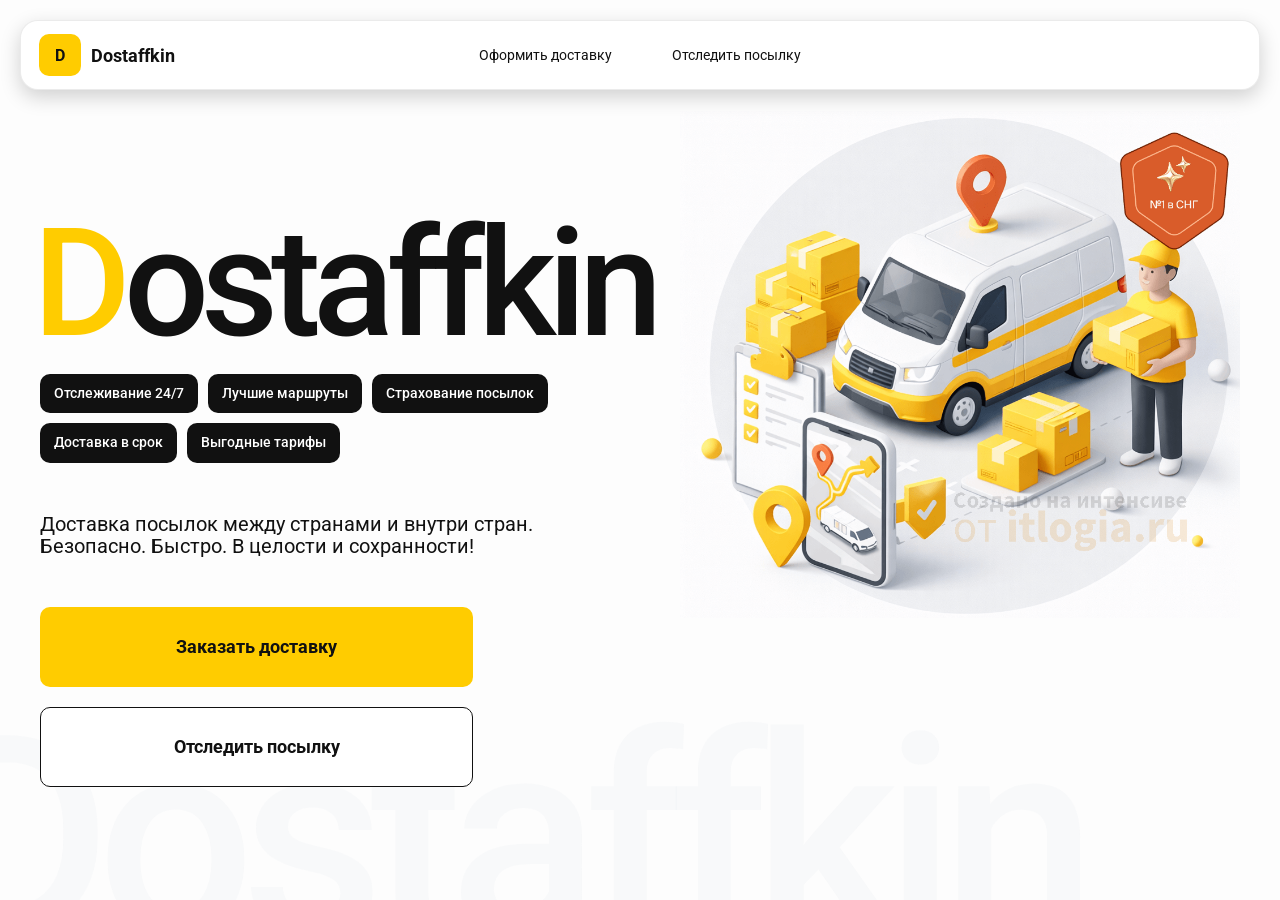
<file: index.html>
<!doctype html>
<html lang="ru">

<head>
    <meta charset="utf-8" />
    <meta name="viewport" content="width=device-width,initial-scale=1,maximum-scale=1,user-scalable=0" />
    <title>Dostaffkin — Доставка посылок между странами и внутри стран. Безопасно. Быстро. В целости и сохранности!
    </title>
    <link href="styles/base.css" rel="stylesheet" />
    <link href="styles/base_adaptive.css" rel="stylesheet" />
    <link href="styles/index.css" rel="stylesheet" />
    <link href="styles/index_adaptive.css" rel="stylesheet" />
</head>

<body>
    <div class="container">
        <header class="header">
            <a class="header-brand" href="#">
                <div class="header-logo">D</div>
                <div class="header-title">Dostaffkin</div>
            </a>
            <nav class="header-menu">
                <a class="header-link" href="./order.html">Оформить <span>доставку</span></a>
                <a class="header-link" href="./track.html">Отследить <span>посылку</span></a>
            </nav>
        </header>
        <main class="main">
            <section class="main-info">
                <div class="main-title">
                    <span>D</span>ostaffkin
                </div>
                <div class="main-features">
                    <div class="main-feature">Отслеживание 24/7</div>
                    <div class="main-feature">Лучшие маршруты</div>
                    <div class="main-feature">Страхование посылок</div>
                    <div class="main-feature">Доставка в срок</div>
                    <div class="main-feature">Выгодные тарифы</div>
                </div>
                <div class="main-description">
                    Доставка посылок между странами и внутри стран.
                    Безопасно. Быстро. В целости и сохранности!
                </div>
                <div class="main-actions">
                    <a class="button" type="button" href="./order.html">Заказать доставку</a>
                    <a class="button button-white" type="button" href="./track.html">Отследить посылку</a>
                </div>
            </section>
            <div class="main-title-ghost">Dostaffkin</div>
            <section class="main-image">
                <img src="images/main-image.png" alt="Main image" />
            </section>
        </main>











    </div>
</body>

</html>
</file>
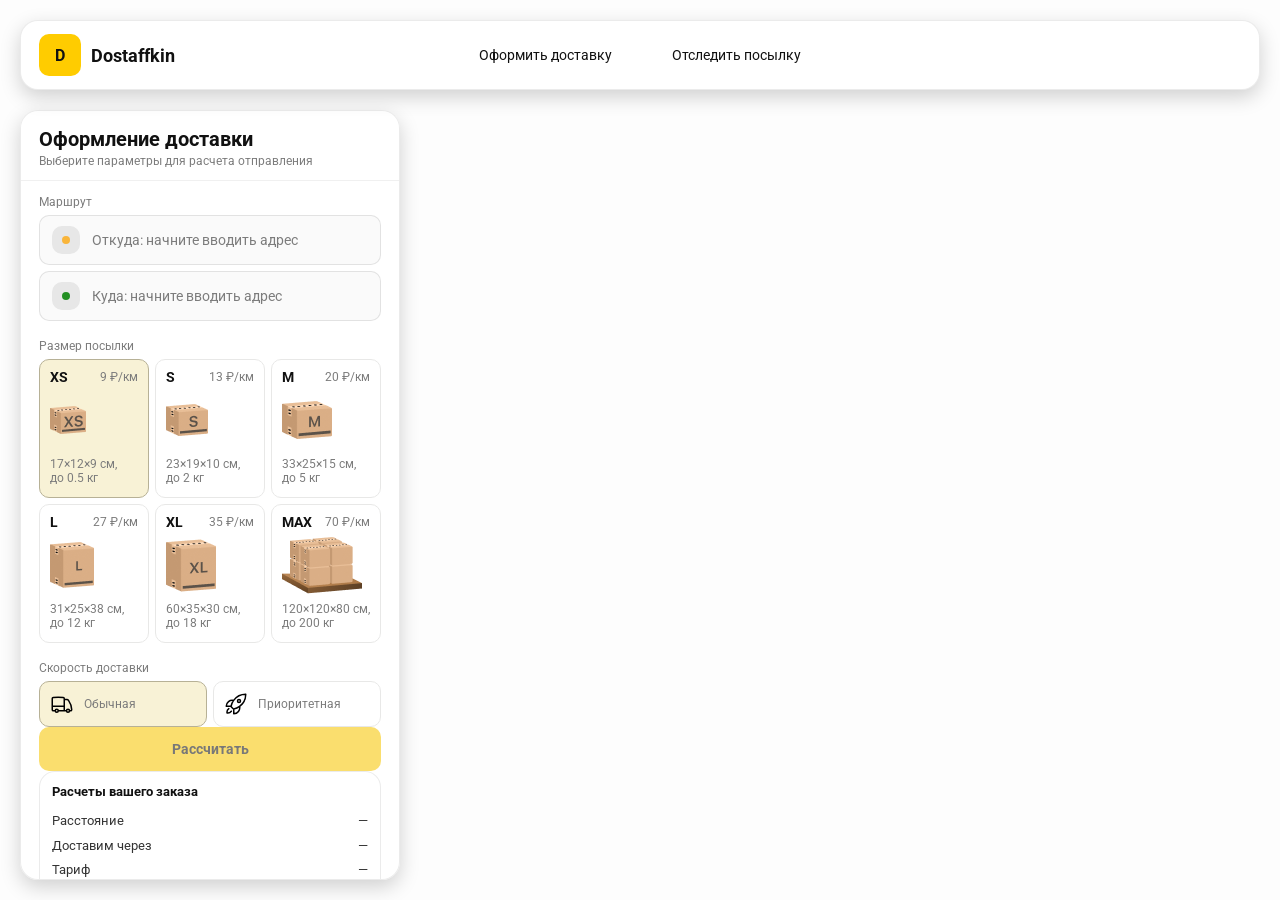
<file: order.html>
<!doctype html>
<html lang="ru">

<head>
    <meta charset="utf-8" />
    <meta name="viewport" content="width=device-width,initial-scale=1,maximum-scale=1,user-scalable=0" />
    <title>Оформление доставки</title>

    <link rel="stylesheet" href="styles/base.css" />
    <link rel="stylesheet" href="styles/base_adaptive.css" />

    <link rel="stylesheet" href="styles/order.css" />
    <link rel="stylesheet" href="styles/order_adaptive.css" />

    <script src="https://api-maps.yandex.ru/2.1/?lang=ru_RU&apikey=3fbc835f-76f0-4971-b9f4-0bb2856e6db8&suggest_apikey=59afa21a-0846-488a-b51a-b636f51b0dd3" type="text/javascript"></script>
</head>

<body>
    <div id="map"></div>

    <header class="header">
        <a class="header-brand" href="#">
            <div class="header-logo">D</div>
            <div class="header-title">Dostaffkin</div>
        </a>
        <nav class="header-menu">
            <a class="header-link" href="./order.html">Оформить <span>доставку</span></a>
            <a class="header-link" href="./track.html">Отследить <span>посылку</span></a>
        </nav>
    </header>

    <aside class="main" id="sidebar">
        <div class="main-header">
            <div class="main-title">Оформление доставки</div>
            <div class="main-text">Выберите параметры для расчета отправления</div>
        </div>

        <div class="main-content">
            <div class="main-route">
                <div class="main-block-title">Маршрут</div>
                <div class="main-fields">
                    <div class="main-field" id="fromField">
                        <div class="main-pin"></div>
                        <input id="from" placeholder="Откуда: начните вводить адрес" autocomplete="off" />
                        <div class="main-ac" id="fromAc" role="listbox" aria-label="Подсказки адресов"></div>
                    </div>

                    <div class="main-field" id="toField">
                        <div class="main-pin"></div>
                        <input id="to" placeholder="Куда: начните вводить адрес" autocomplete="off" />
                        <div class="main-ac" id="toAc" role="listbox" aria-label="Подсказки адресов"></div>
                    </div>
                </div>
            </div>
            <div class="main-package">
                <div class="main-block-title">Размер посылки</div>

                <div class="main-sizes">
                    <div class="main-size-card is-active" data-value="xs">
                        <div class="main-size-top">
                            <div class="main-size-label">XS</div>
                            <div class="main-size-rate">9 ₽/км</div>
                        </div>
                        <div class="main-size-media">
                            <img src="images/sizes/xs.png" alt="Короб XS" />
                        </div>
                        <div class="main-size-description">17×12×9 см,<br>до 0.5 кг</div>
                    </div>

                    <div class="main-size-card" data-value="s">
                        <div class="main-size-top">
                            <div class="main-size-label">S</div>
                            <div class="main-size-rate">13 ₽/км</div>
                        </div>
                        <div class="main-size-media">
                            <img src="images/sizes/s.png" alt="Короб S" />
                        </div>
                        <div class="main-size-description">23×19×10 см,<br>до 2 кг</div>
                    </div>

                    <div class="main-size-card" data-value="m">
                        <div class="main-size-top">
                            <div class="main-size-label">M</div>
                            <div class="main-size-rate">20 ₽/км</div>
                        </div>
                        <div class="main-size-media">
                            <img src="images/sizes/m.png" alt="Короб M" />
                        </div>
                        <div class="main-size-description">33×25×15 см,<br>до 5 кг</div>
                    </div>

                    <div class="main-size-card" data-value="l">
                        <div class="main-size-top">
                            <div class="main-size-label">L</div>
                            <div class="main-size-rate">27 ₽/км</div>
                        </div>
                        <div class="main-size-media">
                            <img src="images/sizes/l.png" alt="Короб L" />
                        </div>
                        <div class="main-size-description">31×25×38 см,<br>до 12 кг</div>
                    </div>

                    <div class="main-size-card" data-value="xl">
                        <div class="main-size-top">
                            <div class="main-size-label">XL</div>
                            <div class="main-size-rate">35 ₽/км</div>
                        </div>
                        <div class="main-size-media">
                            <img src="images/sizes/xl.png" alt="Короб XL" />
                        </div>
                        <div class="main-size-description">60×35×30 см,<br>до 18 кг</div>
                    </div>

                    <div class="main-size-card" data-value="max">
                        <div class="main-size-top">
                            <div class="main-size-label">MAX</div>
                            <div class="main-size-rate">70 ₽/км</div>
                        </div>
                        <div class="main-size-media main-size-media-palleta">
                            <img src="images/sizes/max.png" alt="Паллета" />
                        </div>
                        <div class="main-size-description">120×120×80 см,<br>до 200 кг</div>
                    </div>
                </div>
            </div>
            <div class="main-speed">
                <div class="main-block-title">Скорость доставки</div>

                <div class="main-speeds">
                    <div class="main-speed-card is-active" data-value="regular">
                        <img class="main-speed-media" src="images/icons/regular.svg" alt="Regular" />
                        <div class="main-speed-description">Обычная</div>
                    </div>
                    <div class="main-speed-card" data-value="fast">
                        <img class="main-speed-media" src="images/icons/fast.svg" alt="Fast" />
                        <div class="main-speed-description">Приоритетная</div>
                    </div>
                </div>
                <div class="main-calculate-block">
                    <button id="calc" class="button calculate-button" type="button" disabled>Рассчитать</button>
                </div>
                <div class="main-result" id="result">
                    <div class="main-result-title">Расчеты вашего заказа</div>
                    <div class="main-result-lines">
                        <div class="main-result-line"><span>Расстояние</span><span id="distanceValue">—</span>
                        </div>
                        <div class="main-result-line"><span>Доставим через</span><span id="durationValue">—</span></div>
                        <div class="main-result-line"><span>Тариф</span><span id="rateValue">—</span></div>
                    </div>
                    <div class="main-price">
                        <div class="main-price-label">Итого</div>
                        <div class="main-price-value" id="totalValue">—</div>
                    </div>
                </div>
                <div class="main-order-box">
                    <div class="main-order-form" id="orderForm">
                        <div class="main-order-title">Оформление доставки</div>
                        <div class="main-block-info-row">
                            <div class="main-block-title">Контакты</div>
                            <div class="order-fields">
                                <div class="main-field">
                                    <input id="customerName" placeholder="Ваше имя" autocomplete="off" />
                                </div>
                                <div class="main-field">
                                    <input id="customerPhone" placeholder="Ваш телефон" autocomplete="off"
                                        inputmode="tel" />
                                </div>
                            </div>
                        </div>
                        <div class="main-block-info-row extra-info">
                            <div class="main-block-title">Дополнительная информация</div>
                            <div class="main-field textarea">
                                <textarea id="comment" placeholder="Детали доставки и комментарии"></textarea>
                            </div>
                        </div>
                        <button id="submit" class="button main-submit-request" type="button" disabled>Отправить
                            заявку
                        </button>
                    </div>

                    <div class="main-order-success" id="orderSuccess">
                        <div class="main-success-icon">✓</div>
                        <div class="main-success-title">Заявка отправлена!</div>
                        <div class="main-success-title">Номер отправления – <span id="orderId"></span></div>
                        <div class="main-success-subtitle">Мы скоро свяжемся с вами</div>
                    </div>
                </div>
            </div>
    </aside>
<script src="scripts/order.js"></script>
</body>

</html>
</file>
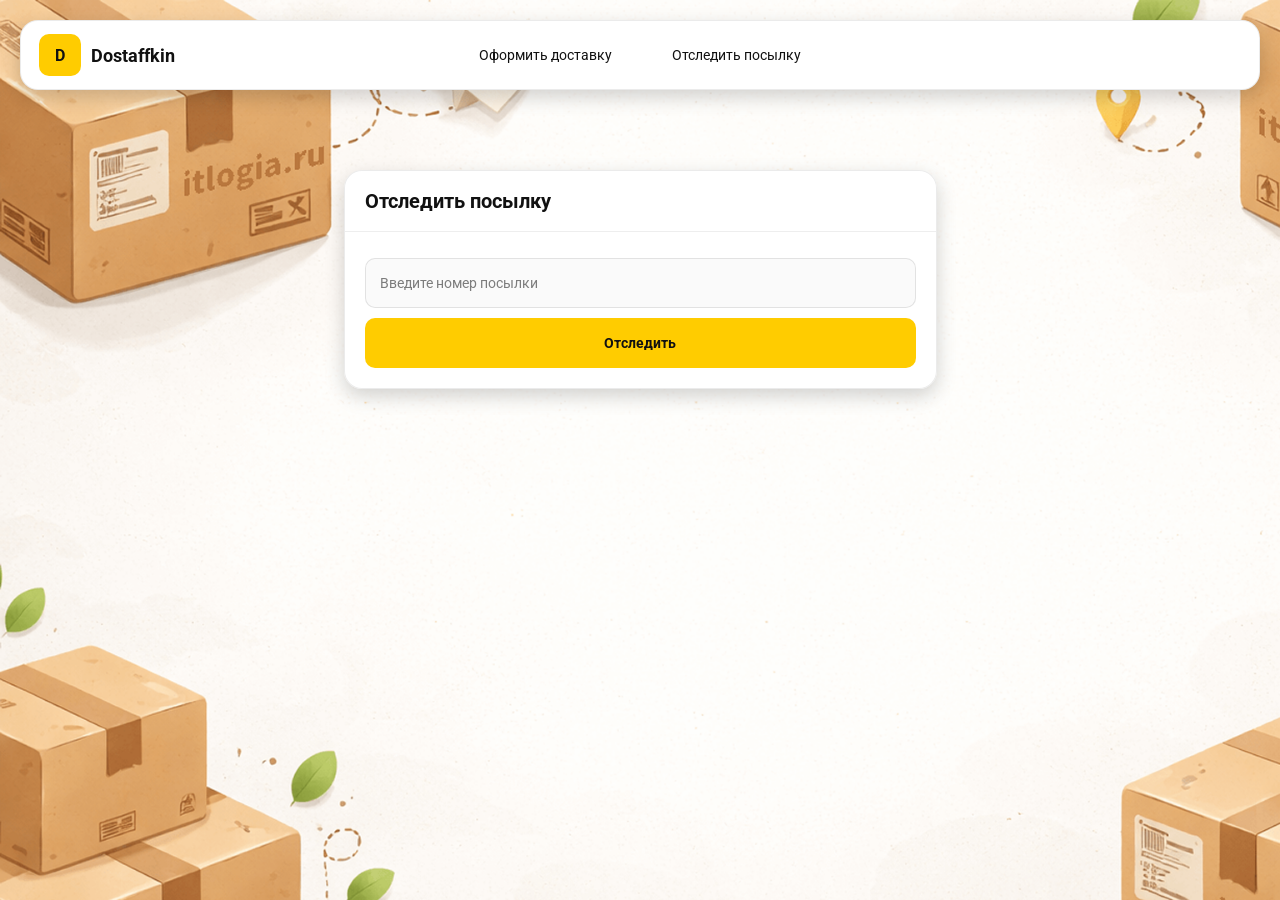
<file: track.html>
<!doctype html>
<html lang="ru">

<head>
    <meta charset="utf-8" />
    <meta name="viewport" content="width=device-width,initial-scale=1,maximum-scale=1,user-scalable=0" />
    <title>Отследить посылку</title>
    <link rel="stylesheet" href="styles/base.css" />
    <link rel="stylesheet" href="styles/base_adaptive.css" />

    <link rel="stylesheet" href="styles/track.css" />
    <link rel="stylesheet" href="styles/track_adaptive.css" />
</head>

<body>

    <div class="container">
        <header class="header">
            <a class="header-brand" href="./index.html">
                <div class="header-logo">D</div>
                <div class="header-title">Dostaffkin</div>
            </a>
            <nav class="header-menu">
                <a class="header-link" href="./order.html">Оформить <span>доставку</span></a>
                <a class="header-link" href="#">Отследить <span>посылку</span></a>
            </nav>
        </header>
        <main class="track-content">
            <section class="track-card track-search">
                <div class="track-title">Отследить посылку</div>
                <div class="track-action">
                    <div class="main-field track-field">
                        <input id="trackNumber" placeholder="Введите номер посылки" autocomplete="off" />
                    </div>
                    <button id="trackButton" class="button track-button" type="button">Отследить</button>
                </div>
            </section>
            <section class="track-card track-result" id="trackResult">
                <div class="track-result-header">
                    <div class="track-id" id="trackIdValue"></div>
                    <div class="track-routes">
                        <div class="track-route">
                            <div class="track-route-pin">
                                <svg xmlns="http://www.w3.org/2000/svg" fill="none" viewBox="0 0 24 24"
                                    stroke-width="1.5" stroke="orange" class="size-6">
                                    <path stroke-linecap="round" stroke-linejoin="round"
                                        d="M15 10.5a3 3 0 1 1-6 0 3 3 0 0 1 6 0Z" />
                                    <path stroke-linecap="round" stroke-linejoin="round"
                                        d="M19.5 10.5c0 7.142-7.5 11.25-7.5 11.25S4.5 17.642 4.5 10.5a7.5 7.5 0 1 1 15 0Z" />
                                </svg>
                            </div>
                            <div class="track-route-address" id="trackFromValue">
                                Откуда: Москва, улица Арбат, 1
                            </div>
                        </div>
                        <div class="track-route track-route-arrow">
                            <svg xmlns="http://www.w3.org/2000/svg" fill="none" viewBox="0 0 24 24" stroke-width="1.5"
                                stroke="currentColor" class="size-6">
                                <path stroke-linecap="round" stroke-linejoin="round"
                                    d="M19.5 13.5 12 21m0 0-7.5-7.5M12 21V3" />
                            </svg>
                        </div>
                        <div class="track-route">
                            <div class="track-route-pin">
                                <svg xmlns="http://www.w3.org/2000/svg" fill="none" viewBox="0 0 24 24"
                                    stroke-width="1.5" stroke="green" class="size-6">
                                    <path stroke-linecap="round" stroke-linejoin="round"
                                        d="M15 10.5a3 3 0 1 1-6 0 3 3 0 0 1 6 0Z" />
                                    <path stroke-linecap="round" stroke-linejoin="round"
                                        d="M19.5 10.5c0 7.142-7.5 11.25-7.5 11.25S4.5 17.642 4.5 10.5a7.5 7.5 0 1 1 15 0Z" />
                                </svg>
                            </div>
                            <div class="track-route-address" id="trackToValue">
                                Куда: Минск, проспект Независимости, 58
                            </div>
                        </div>
                    </div>
                </div>
                <div class="track-info">
                    <div class="track-status-title">Статус данной посылки:</div>
                    <div class="track-status-list" id="trackStatusList">

                    </div>
                </div>
            </section>
        </main>
    </div>

    <script src="scripts/track.js"></script>
</body>

</html>
</file>
<file: styles/base.css>
*, *::before, *::after {
    box-sizing: border-box;
}

 @font-face {
    font-family: "Roboto";
    src: url("../fonts/Roboto-Regular.ttf");
    font-weight: normal;
}

@font-face {
    font-family: "Roboto";
    src: url("../fonts/Roboto-Bold.ttf");
    font-weight: bold;
}

@font-face {
    font-family: "Roboto";
    src: url("../fonts/Roboto-Medium.ttf");
    font-weight: 500;
}

html, body {
    margin: 0;
    color: #111111;
    font-family: "Roboto", sans-serif;
}

body {
    background: #FDFDFD;
}

.header {  
    border-radius: 18px;
    box-shadow: 0 7px 20px 0 #0000002E;
    backdrop-filter: blur(10px);
    background: #ffffff;
    left: 20px;
    border: 1px solid rgba(0, 0, 0, 0.08);
    position: fixed;
    right: 20px;
    top: 20px;
    padding: 14px 18px;
    height: 70px;
    display: flex;
    align-items: center;
    z-index: 6;
}

.header-brand {
    display: flex;
    align-items: center;
    text-decoration: none;
    gap: 10px;
}

.header-logo {
    width: 42px;
    height: 42px;
    border-radius: 10px;
    background: #FFCC00;
    display: grid;
    place-items: center;
    font-weight: bold;
    color: #111;
}

.header-title {
    font-size: 18px;
    font-weight: bold;
    color: #111111;
    text-decoration: none;
}

.header-menu {
    display: flex;
    align-items: center;
    gap: 60px;
    margin: 0;
    position: absolute;
    left: 50%;
    transform: translateX(-50%);
}

.header-link {
    font-size: 14px;
    color: #111111;
    text-decoration: none;
}

.button {
    border: 0;
    outline: none;
    height: 44px;
    border-radius: 10px;
    font-size: 14px;
    font-weight: bold;
    cursor: pointer;
    font-family: inherit;
    transition: transform .08s ease, opacity .12s ease;
    background: #ffcc00;
    color: #111111;
    text-align: center;
    text-decoration: none;
}

.button:hover {
    background-color: #E5BC19;
}

.button:disabled {
    cursor: not-allowed;
    background-color: #FADE6E;
    color: #787878;
    transform: none;
}

.button.button-white {
    background: #ffffff;
    border: 1px solid #111111;
}

.button.button-white:hover {
    background: rgb(241 241 241);
}

.main-field {
    display: flex;
    align-items: center;
    margin-top: 6px;
    gap: 10px;
    border: 1px solid #1111111A;
    background: #FAFAFA;
    border-radius: 10px;
    padding: 10px 12px;
    position: relative;
    box-sizing: border-box;
    height: 50px;
}

.main-field.textarea {
    height: auto;
}

.main-pin {
    width: 28px;
    height: 28px;
    border-radius: 10px;
    background: rgba(17, 17, 17, 0.08);
    display: grid;
    place-items: center;
    flex: 0 0 auto;
    position: relative;
}

.main-pin::before {
    content: "";
    width: 8px;
    height: 8px;
    border-radius: 999px;
    background: orange;
    opacity: .75;
    display: block;
}

.main-field:last-child .main-pin::before {
    background: green;
    opacity: .85;
}

input, textarea {
    width: 100%;
    border: 0;
    outline: none;
    background: transparent;
    font-size: 14px;
    color: #111111;
    font-family: inherit;
}

textarea {
    resize: vertical;
    min-height: 72px;
    padding: 2px 0;
}

input::placeholder, textarea::placeholder {
    color: #7C7C7C;
}

.main-field:focus-within {
    border-color: rgba(0, 0, 0, 0.20);
    box-shadow: 0 0 0 4px rgba(255, 204, 0, 0.35);
    background: rgba(255, 255, 255, 0.75);
}
</file>
<file: styles/base_adaptive.css>
@media (max-width: 767px) {
    .header {
        left: 10px;
        right: 10px;
        top: 10px;
    }

    .header-link span {
        display: none;
    }

    .header-menu {
        gap: 20px;
        justify-content: flex-start;
        margin: 0 0 0 30px;
        position: static;
        transform: none;
    }
}

@media (max-width: 420px) {
    .header-title {
        display: none;
    }
}

@media (max-width: 374px) {
    .header-menu {
        gap: 10px;
        margin: 0 0 0 10px;
    }
}
</file>
<file: styles/index.css>
.container {
    overflow: hidden;
    min-height: 100vh;
}

.main {
    padding: 111px 40px 40px;
    position: relative;
    display: flex;
}

.main-info {
    max-width: 840px;
    width: 100%;
    position: relative;
}

.main-title {
    margin-top: 98px;
    font-weight: 500;
    font-size: 200px;
    line-height: 1;
    letter-spacing: -0.05em;
    color: #111111;
    left: -15px;
    position: relative;
}

.main-title span {
    color: #ffcc00;
}

.main-features {
    margin-top: 15px;
    display: flex;
    flex-wrap: wrap;
    gap: 10px;
}

.main-feature {
    background: #111111;
    color: #ffffff;
    padding: 12px 14px;
    font-weight: 500;
    font-size: 14px;
    line-height: 1.1;
    border-radius: 10px;
}

.main-description {
    margin-top: 50px;
    max-width: 500px;
    font-size: 20px;
    line-height: 1.1;
    color: #111111;
}

.main-actions {
    margin-top: 50px;
    display: flex;
    flex-direction: column;
    gap: 20px;
}

.main-actions .button {
    height: 80px;
    width: 433px;
    font-size: 18px;
    font-weight: bold;
    place-items: center;
    display: grid;
}

.main-title-ghost {
    position: absolute;
    z-index: -1;
    left: -70px;
    bottom: -150px;
    font-weight: 500;
    font-size: 278px;
    line-height: 1;
    letter-spacing: -0.05em;
    color: #ECEDF04D;
}

.main-image {
    width: 1024px;
    top: 100px;
    z-index: -2;
}

.main-image img {
    width: 100%;
    max-width: 1024px;
    height: auto;
    display: block;
}
</file>
<file: styles/index_adaptive.css>
@media (max-width: 1760px) {
    .main-title {
        font-size: 150px;
        left: -7px;
    }

    .main-info {
        max-width: 640px;
    }
}

@media (max-width: 1200px) {
    .main-info {
        max-width: 540px;
    }

    .main {
        padding: 111px 20px 20px;
    }

    .main-title {
        font-size: 120px;
        left: -4px;
    }

    .main-title-ghost {
        font-size: 220px;
    }
}

@media (max-width: 1024px) {
    .main-title {
        margin-top: 30px;
    }

    .main {
        flex-direction: column-reverse;
    }

    .main-image {
        max-width: 350px;
        position: absolute;
        left: 370px;
        top: 370px;
    }

    .main-info {
        max-width: 100%;
    }

    .main-actions {
        gap: 10px;
    }

    .main-actions .button {
        height: 50px;
        font-size: 14px;
        width: auto;
        max-width: 300px;
    }

    .main-description {
        max-width: 350px;
    }
}

@media (max-width: 570px) {
    .main-title {
        font-size: 88px;
    }

    .main-description {
        max-width: 100%
    }

    .main-actions {
       width: 100%;
    }

    .main-actions .button {
        width: 100%;
        max-width: 100%
    }

    .main-image {
        max-width: 650px;
        position: absolute;
        left: 170px;
        top: 70px;
        opacity: 0.2;
    }
}

@media (max-width: 400px) {
    .main-title {
        font-size: 70px;
    }
}
</file>
<file: styles/order.css>
#map {
    position: fixed;
    inset: 0;
}

.main {
    border-radius: 18px;
    box-shadow: 0 7px 20px 0 #0000002E;
    backdrop-filter: blur(10px);
    background: rgba(255, 255, 255, 0.96);
    left: 20px;
    border: 1px solid rgba(0, 0, 0, 0.08);
    position: fixed;
    top: 110px;
    bottom: 20px;
    width: 380px;
    display: flex;
    flex-direction: column;
    overflow: hidden;
    z-index: 5;
}

.main-header {
    padding: 18px 18px 12px 18px;
    border-bottom: 1px solid rgba(0, 0, 0, 0.06);
    display: flex;
    flex-direction: column;
}

.main-title {
    font-size: 20px;
    line-height: 100%;
    font-weight: bold;
}

.main-text {
    font-size: 12px;
    margin-top: 5px;
    color: #7C7C7C;
}

.main-content {
    padding: 14px 18px 18px 18px;
    overflow: auto;
    scrollbar-width: none;
    display: flex;
    flex-direction: column;
    gap: 18px;
    flex: 1;
}

.main-block-title {
    font-size: 12px;
    color: #7C7C7C;
}

.main-route .main-block-title,
.main-package .main-block-title {
    margin-bottom: 6px;
}

.main-sizes {
    display: grid;
    gap: 6px;
    grid-template-columns: repeat(3, 1fr);
}

.main-size-card {
    border: 1px solid #E8E8E7;
    background: #FFFFFF;
    border-radius: 10px;
    padding: 10px;
    cursor: pointer;
    user-select: none;
    transition: transform .08s ease, border-color .12s ease, background .12s ease;
    min-height: 139px;
}

.main-size-card:hover {
    transform: translateY(-1px);
}

.main-size-card.is-active {
    background-color: #F8F2D6;
    border-color: #B7B196;
}

.main-size-top {
    display: flex;
    align-items: center;
    justify-content: space-between;
}

.main-size-label {
    font-weight: bold;
    font-size: 14px;
    color: #111111;
    line-height: 100%;
}

.main-size-rate {
    font-size: 12px;
    color: #7C7C7C;
    line-height: 100%;
}

.main-size-media {
    margin-top: 8px;
    height: 57px;
}

.main-size-description {
    margin-top: 8px;
    font-size: 12px;
    color: #7C7C7C;
    line-height: 1.2;
}

.calculate-button {
    width: 100%;
}

.main-result {
    border: 1px solid rgba(0, 0, 0, 0.08);
    background: rgba(255, 255, 255, 0.75);
    border-radius: 16px;
    padding: 12px;
    line-height: 1.25;
}

.main-result-title {
    font-weight: bold;
    font-size: 13px;
    color: #111111;
    margin-bottom: 13px;
}

.main-result-lines {
    gap: 8px;
    display: flex;
    flex-direction: column;
}

.main-result-line {
    font-size: 13px;
    color: rgba(17, 17, 17, 0.85);
    display: flex;
    justify-content: space-between;
}

.main-price {
    margin-top: 18px;
    padding-top: 10px;
    border-top: 1px dashed rgba(0, 0, 0, 0.12);
    display: flex;
    align-items: baseline;
    justify-content: space-between;
}

.main-price-label {
    font-size: 12px;
    color: rgba(17, 17, 17, 0.55);
}

.main-price-value {
    font-size: 20px;
    font-weight: bold;
    color: #111111;
    letter-spacing: -0.3px;
}

.main-order-box {
    background: #ffffff;
    border: 1px solid #E8E8E7;
    border-radius: 10px;
    padding: 12px;
}

.main-order-title {
    margin-bottom: 8px;
    font-weight: bold;
    font-size: 14px;
    color: #111111;
}

.main-block-info {
    display: flex;
    flex-direction: column;
    gap: 6px;
}

.order-fields {
    display: grid;
    grid-template-columns: 1fr 1fr;
    column-gap: 10px;
    margin-top: 6px;
}

.main-block-info-row.extra-info {
    display: block;
    margin-top: 13px;
}

.main-submit-request {
    width: 100%;
    margin-top: 6px;
}

.main-order-success {
    display: none;
    text-align: center;
    padding: 22px 12px;
    gap: 12px;
}

.main-order-success.is-visible {
    display: flex;
    flex-direction: column;
    align-items: center;
}

.main-success-icon {
    width: 56px;
    height: 56px;
    border-radius: 50%;
    background: #16a34a;
    color: #ffffff;
    display: grid;
    place-items: center;
    font-size: 30px;
}

.main-success-title {
    font-size: 14px;
    font-weight: bold;
    color: #111111;
}

.main-success-subtitle {
    font-size: 12px;
    color: rgba(17, 17, 17, 0.55);
    line-height: 1.3;
}

.main-speed .main-block-title {
    margin-bottom: 6px;
}

.main-speeds {
    display: grid;
    gap: 6px;
    grid-template-columns: repeat(2, 1fr);
}

.main-speed-card {
    border: 1px solid #E8E8E7;
    background: #FFFFFF;
    border-radius: 10px;
    padding: 10px;
    cursor: pointer;
    user-select: none;
    transition: transform .08s ease, border-color .12s ease, background .12s ease;
    display: flex;
    align-items: center;
    gap: 10px;
}

.main-speed-card:hover {
    transform: translateY(-1px);
}

.main-speed-card.is-active {
    background-color: #F8F2D6;
    border-color: #B7B196;
}

.main-speed-description {
    font-size: 12px;
    color: #7C7C7C;
    line-height: 1.2;
}
</file>
<file: styles/order_adaptive.css>
@media (max-width: 767px) {
    .main {
        left: 10px;
        right: 10px;
        top: 50%;
        bottom: 12px;
        width: auto;
        max-width: none;
    }
}

@media (max-width: 420px) {
    .main-sizes {
        grid-template-columns: repeat(2, 1fr);
    }
}
</file>
<file: styles/track.css>
.container {
    background: #F4F4F4 url("../images/track-bg.png");
    background-size: cover;
    min-height: 100vh;
    padding: 170px 0 50px 0;
}

.track-content {
    width: 593px;
    margin: 0 auto;
}

.track-card {
    width: 100%;
    border-radius: 18px;
    box-shadow: 0 7px 20px 0 #0000002E;
    backdrop-filter: blur(10px);
    background: rgba(255, 255, 255, 0.96);
    border: 1px solid rgba(0, 0, 0, 0.08);
}

.track-title {
    font-size: 20px;
    line-height: 100%;
    font-weight: bold;
    border-bottom: 1px solid #EEEEEE;
    padding: 20px;
}

.track-action {
    padding: 20px;
}

.track-button {
    width: 100%;
    height: 50px;
}

.track-field {
    margin-bottom: 10px;
}

.track-result {
    margin-top: 5px;
    display: none;
}

.track-result.is-visible {
    display: block;
}

.track-result-header {
    font-weight: bold;
    font-size: 14px;
    color: #111111;
    padding: 20px;
    border-bottom: 1px solid #EEEEEE;
}

.track-id {
    margin-bottom: 12px;
    font-size: 20px;
}

.track-routes {
    display: flex;
    flex-direction: column;
    gap: 10px;
    font-weight: normal;
}

.track-route {
    display: flex;
    align-items: center;
    gap: 10px;
}

.track-route-pin {
    width: 24px;
    height: 24px;
    flex-shrink: 0;
}

.track-route-arrow {
    padding: 15px 0;
    width: 24px;
    height: 24px;
}

.track-info {
    padding: 20px;
}

.track-status {
    display: flex;
    align-items: center;
    font-size: 12px;
    gap: 10px;
}

.track-status-title {
    font-size: 14px;
    color: #111111;
    margin-bottom: 20px;
}

.track-status-list {
    display: flex;
    flex-direction: column;
    gap: 15px;
}

.track-status-icon {
    width: 40px;
    height: 40px;
    border-radius: 50%;
    background: rgba(17, 17, 17, 0.08);
    display: grid;
    place-items: center;
    flex: 0 0 auto;
}

.track-status.created .track-status-icon {
    background-color: #F1CB00;
}

.track-status.in-way .track-status-icon {
    background-color: #F08A11;
}

.track-status.ready .track-status-icon {
    background-color: #A35D0A;
}

.track-status.done .track-status-icon {
    background-color: #37C93B;
}

.track-status-text {
    display: flex;
    align-items: center;
    justify-content: space-between;
    color: #111111;
    font-size: 12px;
    flex: 1;
}

.track-status-date {
    color: rgba(17, 17, 17, 0.55);
}
</file>
<file: styles/track_adaptive.css>
@media (max-width: 767px) {
    .container {
        padding: 130px 0 50px 0;
    }

    .track-content {
        width: 100%;
        padding-left: 10px;
        padding-right: 10px;
    }

    .track-result-header {
        padding: 20px;
    }
}
</file>
